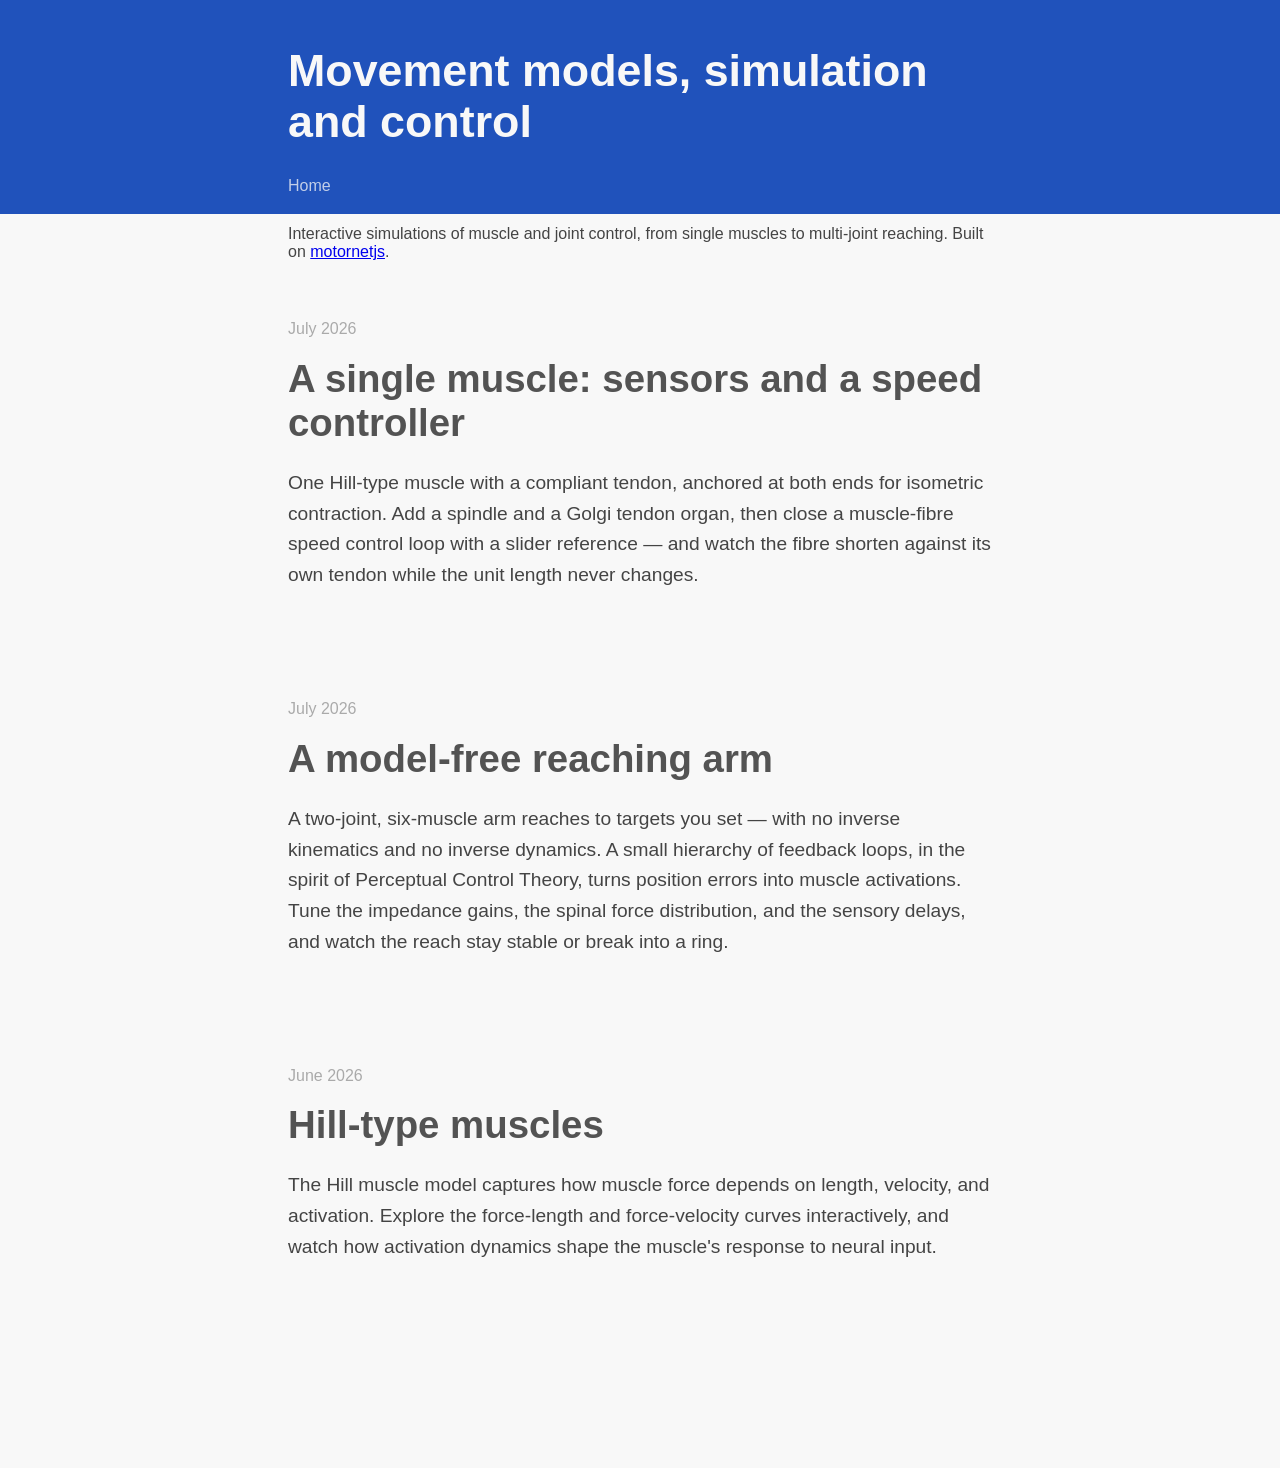
<file: index.html>
<!DOCTYPE html>
<html lang="en">
<head>
    <meta charset="utf-8">
    <meta name="viewport" content="width=device-width, initial-scale=1.0, viewport-fit=cover">
    <meta name="theme-color" content="#2052BB">
    <meta name="author" content="Adam Matić">
    <link href="css/base.css" rel="stylesheet" type="text/css"/>
    <title>Movement models</title>
    <meta name="description" content="Interactive articles about movement in humans, animals and robots.">
</head>
<body>
    <div id="main_container">
        <div id="body">
            <div id="banner">
                <div id="banner_wrapper">
                    <div id="banner_content">
                        <div id="site_title">
                            <a href="/">Movement models, simulation and control</a>
                        </div>
                        <div id="navigation">
                            <a href="/">Home</a>
                        </div>
                    </div>
                </div>
            </div>

            <div id="content">
                <div class="padding_wrapper">
                    <p>Interactive simulations of muscle and joint control, from single muscles to multi-joint reaching. Built on <a href="https://github.com/adam-matic/motornetjs">motornetjs</a>.</p>
                </div>

                <div class="article">
                    <div class="post_date">July 2026</div>
                    <h1 class="post_title"><a href="articles/single-muscle/">A single muscle: sensors and a speed controller</a></h1>
                    <div class="padding_wrapper">
                        <p>One Hill-type muscle with a compliant tendon, anchored at both ends for isometric contraction. Add a spindle and a Golgi tendon organ, then close a muscle-fibre speed control loop with a slider reference — and watch the fibre shorten against its own tendon while the unit length never changes.</p>
                    </div>
                </div>

                <div class="article">
                    <div class="post_date">July 2026</div>
                    <h1 class="post_title"><a href="articles/reaching-arm/">A model-free reaching arm</a></h1>
                    <div class="padding_wrapper">
                        <p>A two-joint, six-muscle arm reaches to targets you set — with no inverse kinematics and no inverse dynamics. A small hierarchy of feedback loops, in the spirit of Perceptual Control Theory, turns position errors into muscle activations. Tune the impedance gains, the spinal force distribution, and the sensory delays, and watch the reach stay stable or break into a ring.</p>
                    </div>
                </div>

                <div class="article">
                    <div class="post_date">June 2026</div>
                    <h1 class="post_title"><a href="articles/hill-muscles/">Hill-type muscles</a></h1>
                    <div class="padding_wrapper">
                        <p>The Hill muscle model captures how muscle force depends on length, velocity, and activation. Explore the force-length and force-velocity curves interactively, and watch how activation dynamics shape the muscle's response to neural input.</p>
                    </div>
                </div>
            </div>
        </div>
    </div>
</body>
</html>
</file>
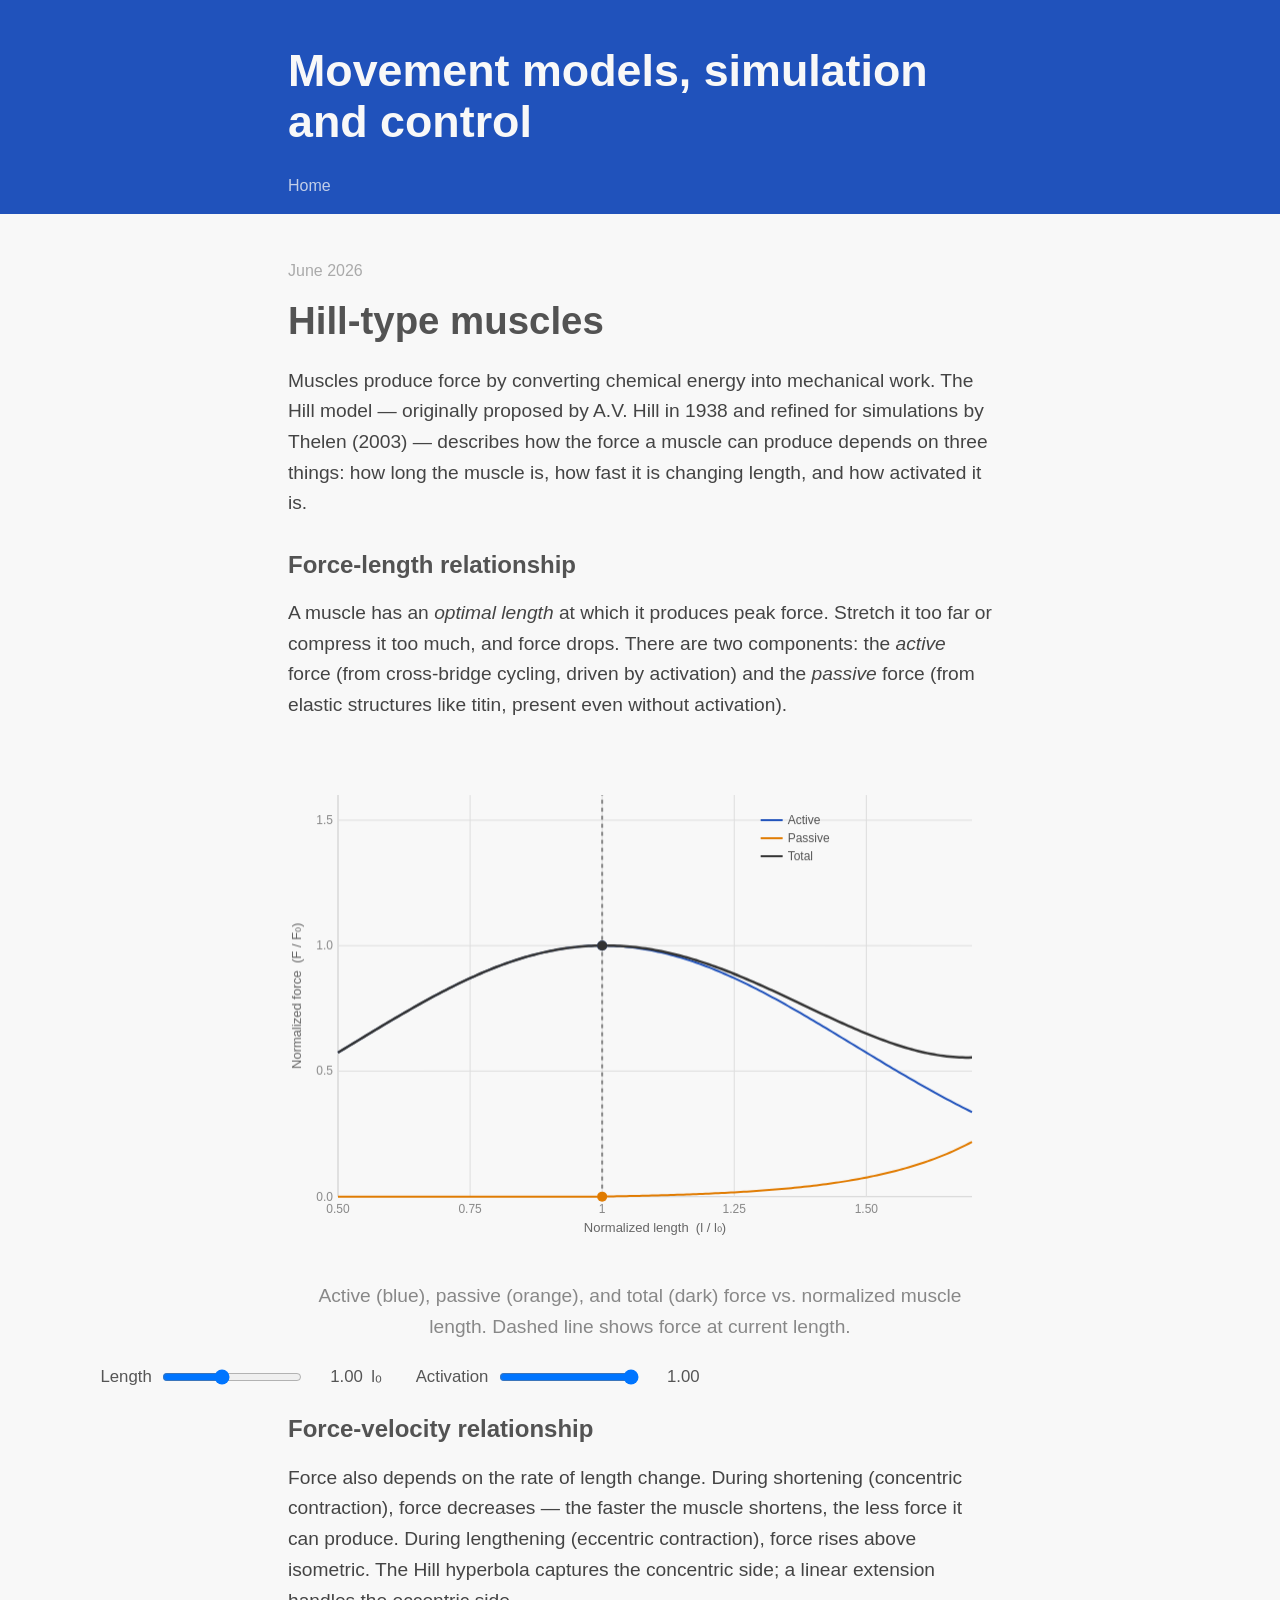
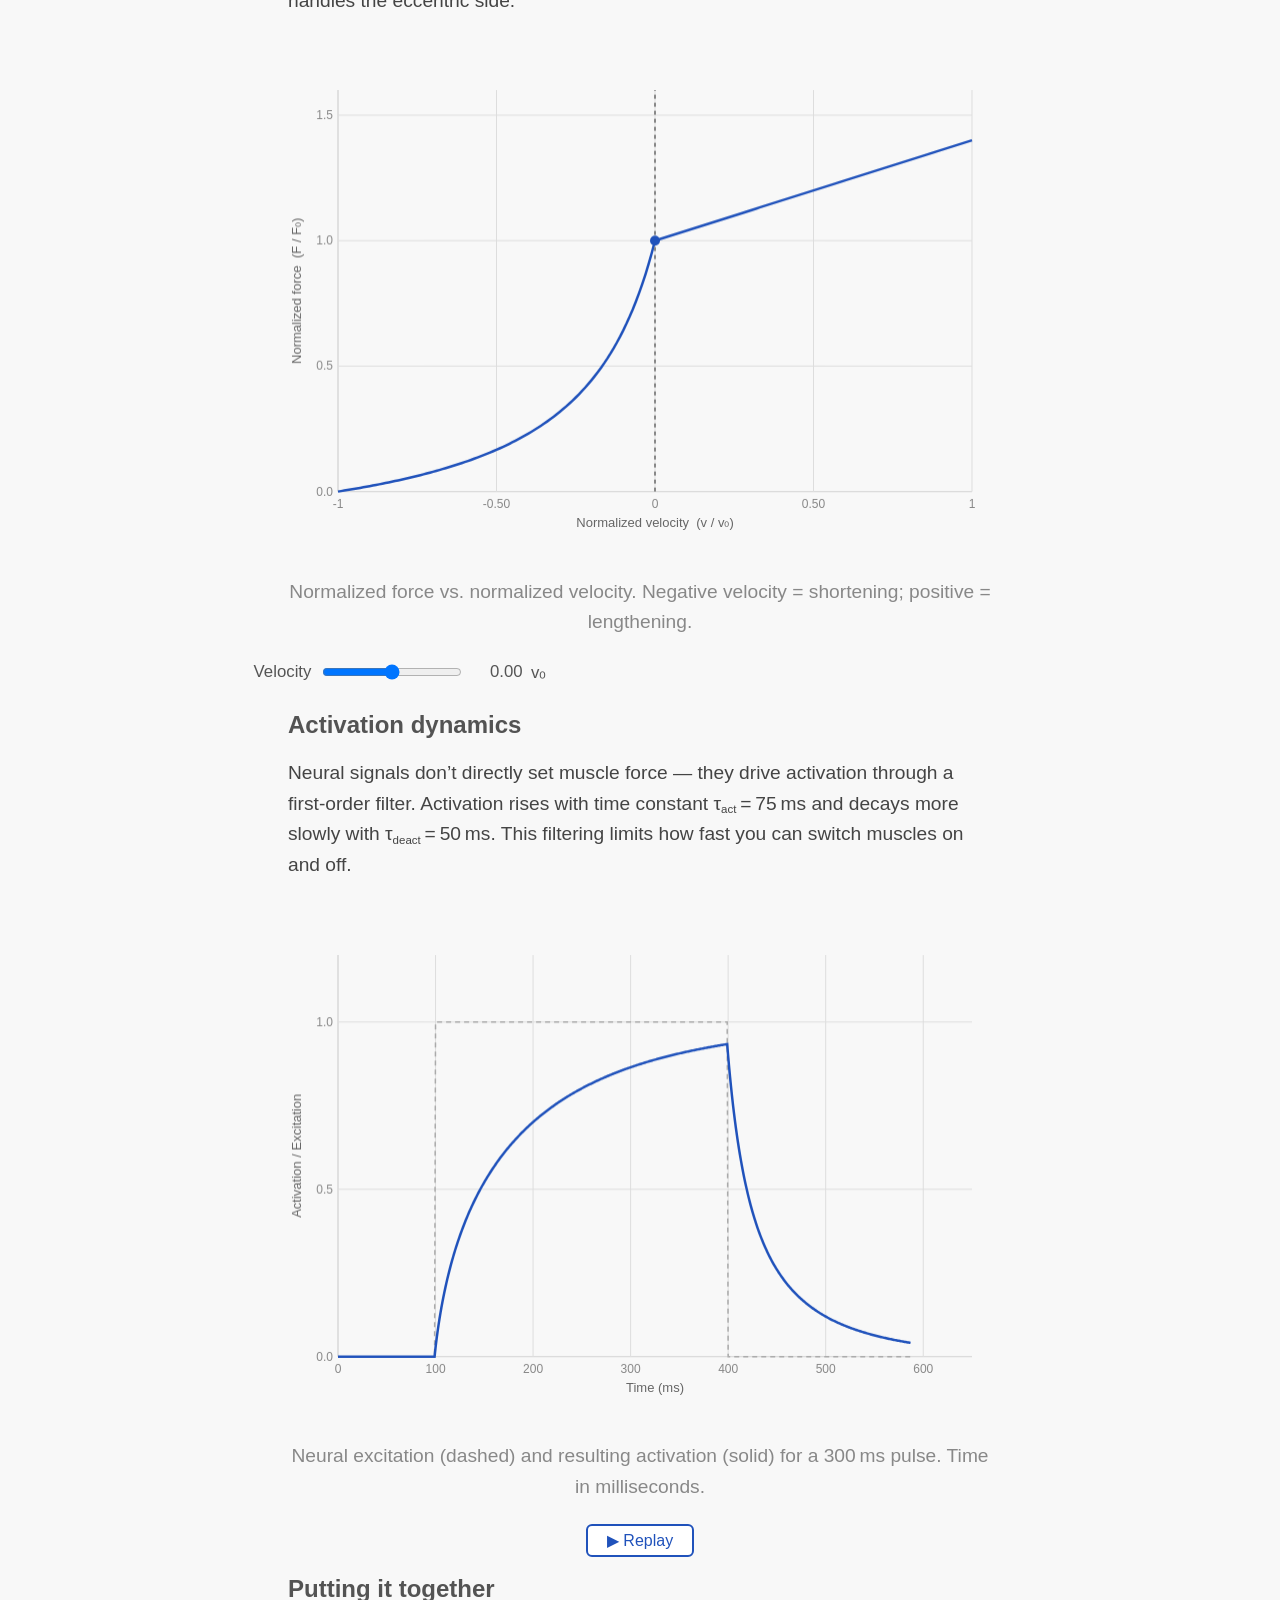
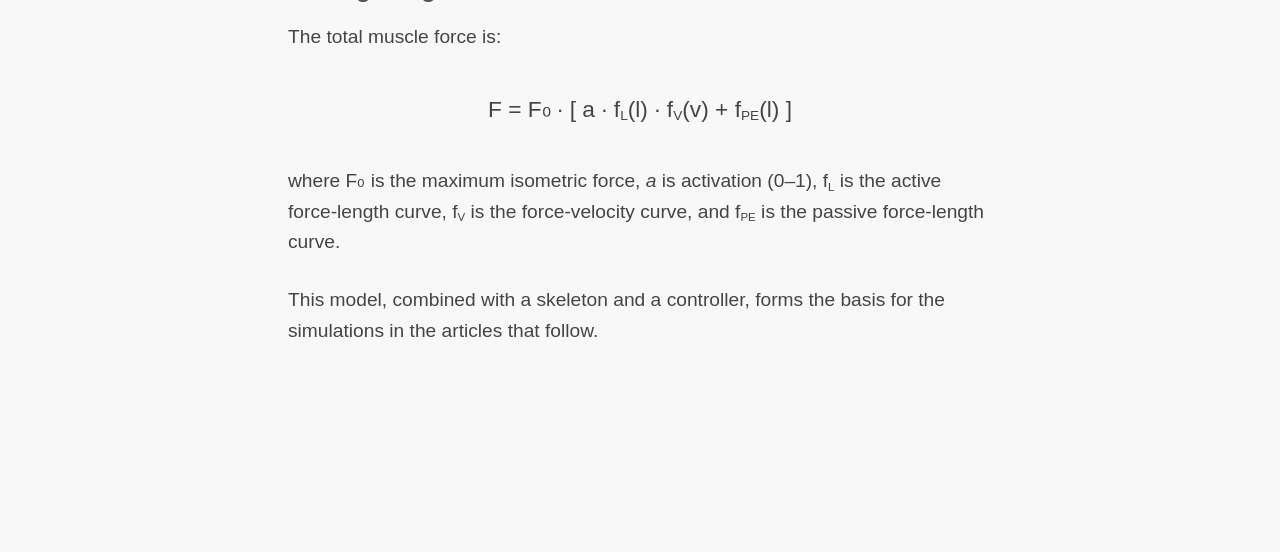
<file: articles/hill-muscles/index.html>
<!DOCTYPE html>
<html lang="en">
<head>
    <meta charset="utf-8">
    <meta name="viewport" content="width=device-width, initial-scale=1.0, viewport-fit=cover">
    <meta name="theme-color" content="#2052BB">
    <meta name="author" content="Adam Matić">
    <link href="../../css/base.css" rel="stylesheet" type="text/css"/>
    <title>Hill-type muscles – Movement models</title>
    <meta name="description" content="Interactive exploration of the Hill muscle model: force-length, force-velocity, and activation dynamics.">
    <style>
        .ctrl-row {
            display: flex;
            flex-wrap: wrap;
            gap: 0.5em 2em;
            justify-content: center;
            margin: 0.6em 0;
            font-size: 1.05em;
        }
        .ctrl-row label { display: flex; align-items: center; gap: 0.5em; color: #555; }
        .ctrl-row input[type=range] { width: 140px; cursor: pointer; }
        .ctrl-row span { min-width: 3em; text-align: right; font-variant-numeric: tabular-nums; }
        .replay-btn {
            display: block;
            margin: 0.5em auto 0;
            padding: 0.3em 1.2em;
            font-size: 1em;
            font-family: inherit;
            background: #fff;
            border: 2px solid #2052BB;
            color: #2052BB;
            border-radius: 6px;
            cursor: pointer;
        }
        .replay-btn:hover { background: #f0f4ff; }
        .fig-caption {
            text-align: center;
            font-size: 0.88em;
            color: #888;
            margin-top: 0.3em;
        }
    </style>
</head>
<body>
<div id="main_container">
<div id="body">
<div id="banner">
    <div id="banner_wrapper">
        <div id="banner_content">
            <div id="site_title"><a href="/">Movement models, simulation and control</a></div>
            <div id="navigation"><a href="/">Home</a></div>
        </div>
    </div>
</div>

<div id="content">
<div class="article">

<div class="post_date">June 2026</div>
<h1 class="post_title">Hill-type muscles</h1>

<div class="padding_wrapper">
<p>Muscles produce force by converting chemical energy into mechanical work. The Hill model — originally proposed by A.V. Hill in 1938 and refined for simulations by Thelen (2003) — describes how the force a muscle can produce depends on three things: how long the muscle is, how fast it is changing length, and how activated it is.</p>
</div>

<h2>Force-length relationship</h2>

<div class="padding_wrapper">
<p>A muscle has an <em>optimal length</em> at which it produces peak force. Stretch it too far or compress it too much, and force drops. There are two components: the <em>active</em> force (from cross-bridge cycling, driven by activation) and the <em>passive</em> force (from elastic structures like titin, present even without activation).</p>
</div>

<div class="drawer_container ratio_55">
    <div class="canvas_container">
        <canvas id="fl_canvas"></canvas>
    </div>
</div>
<p class="fig-caption">Active (blue), passive (orange), and total (dark) force vs. normalized muscle length. Dashed line shows force at current length.</p>

<div class="ctrl-row">
    <label>Length <input type="range" id="fl_len" min="0.5" max="1.7" step="0.01" value="1.0"> <span id="fl_len_val">1.00</span> l₀</label>
    <label>Activation <input type="range" id="fl_act" min="0" max="1" step="0.01" value="1.0"> <span id="fl_act_val">1.00</span></label>
</div>

<h2>Force-velocity relationship</h2>

<div class="padding_wrapper">
<p>Force also depends on the rate of length change. During shortening (concentric contraction), force decreases — the faster the muscle shortens, the less force it can produce. During lengthening (eccentric contraction), force rises above isometric. The Hill hyperbola captures the concentric side; a linear extension handles the eccentric side.</p>
</div>

<div class="drawer_container ratio_55">
    <div class="canvas_container">
        <canvas id="fv_canvas"></canvas>
    </div>
</div>
<p class="fig-caption">Normalized force vs. normalized velocity. Negative velocity = shortening; positive = lengthening.</p>

<div class="ctrl-row">
    <label>Velocity <input type="range" id="fv_vel" min="-1" max="1" step="0.01" value="0"> <span id="fv_vel_val">0.00</span> v₀</label>
</div>

<h2>Activation dynamics</h2>

<div class="padding_wrapper">
<p>Neural signals don’t directly set muscle force — they drive activation through a first-order filter. Activation rises with time constant τ<sub>act</sub> = 75 ms and decays more slowly with τ<sub>deact</sub> = 50 ms. This filtering limits how fast you can switch muscles on and off.</p>
</div>

<div class="drawer_container ratio_45">
    <div class="canvas_container">
        <canvas id="act_canvas"></canvas>
    </div>
</div>
<p class="fig-caption">Neural excitation (dashed) and resulting activation (solid) for a 300 ms pulse. Time in milliseconds.</p>
<button class="replay-btn" id="act_replay">▶ Replay</button>

<h2>Putting it together</h2>
<div class="padding_wrapper">
<p>The total muscle force is:</p>
</div>
<div class="equation">
    F = F₀ · [ a · f<sub>L</sub>(l) · f<sub>V</sub>(v) + f<sub>PE</sub>(l) ]
</div>
<div class="padding_wrapper">
<p>where F₀ is the maximum isometric force, <em>a</em> is activation (0–1), f<sub>L</sub> is the active force-length curve, f<sub>V</sub> is the force-velocity curve, and f<sub>PE</sub> is the passive force-length curve.</p>
<p>This model, combined with a skeleton and a controller, forms the basis for the simulations in the articles that follow.</p>
</div>

</div>
</div>
</div>
</div>

<script type="module">
// Hill muscle parameters (Thelen 2003 / motornetjs)
const GAMMA = 0.45;
const Af = 0.25;
const FMLEN = 1.4;
const TAU_ACT = 0.075;
const TAU_DEACT = 0.050;

function flCE(ln) {
    return Math.exp(-((ln - 1) ** 2) / GAMMA);
}
function flPE(ln) {
    return Math.max(0, (Math.exp(5 * (ln - 1)) - 1) / (Math.exp(5) - 1));
}
function fvCE(vn) {
    if (vn <= 0) return (1 + vn) / (1 - vn / Af);
    return Math.min(1 + vn * (FMLEN - 1), FMLEN);
}

// Canvas utilities
function fitCanvas(canvas) {
    const dpr = window.devicePixelRatio || 1;
    const rect = canvas.parentElement.getBoundingClientRect();
    canvas.width = rect.width * dpr;
    canvas.height = rect.height * dpr;
    canvas.style.width = rect.width + 'px';
    canvas.style.height = rect.height + 'px';
    const ctx = canvas.getContext('2d');
    ctx.scale(dpr, dpr);
    return [ctx, rect.width, rect.height];
}

function makePlot(W, H, xmin, xmax, ymin, ymax, pad) {
    const p = pad || {t:24, r:20, b:40, l:50};
    const pw = W - p.l - p.r;
    const ph = H - p.t - p.b;
    return {
        toX: x => p.l + (x - xmin) / (xmax - xmin) * pw,
        toY: y => p.t + ph - (y - ymin) / (ymax - ymin) * ph,
        xmin, xmax, ymin, ymax,
        l: p.l, r: p.r, t: p.t, b: p.b,
        pw, ph, W, H
    };
}

function drawAxes(ctx, pl, xlabel, ylabel) {
    ctx.save();
    ctx.strokeStyle = '#ccc';
    ctx.lineWidth = 1;
    ctx.beginPath();
    ctx.moveTo(pl.toX(pl.xmin), pl.toY(0));
    ctx.lineTo(pl.toX(pl.xmax), pl.toY(0));
    ctx.moveTo(pl.toX(pl.xmin), pl.toY(pl.ymin));
    ctx.lineTo(pl.toX(pl.xmin), pl.toY(pl.ymax));
    ctx.stroke();

    ctx.fillStyle = '#888';
    ctx.font = '12px IBM Plex Sans, sans-serif';
    ctx.textAlign = 'center';
    // x ticks
    const xstep = (pl.xmax - pl.xmin) <= 1.5 ? 0.25 : 0.5;
    for (let x = Math.ceil(pl.xmin / xstep) * xstep; x <= pl.xmax + 1e-9; x += xstep) {
        const px = pl.toX(x);
        ctx.fillText(x.toFixed(x % 1 === 0 ? 0 : 2), px, pl.toY(pl.ymin) + 16);
        ctx.beginPath();
        ctx.strokeStyle = '#ddd';
        ctx.moveTo(px, pl.toY(pl.ymin));
        ctx.lineTo(px, pl.toY(pl.ymax));
        ctx.stroke();
    }
    // y ticks
    ctx.textAlign = 'right';
    for (let y = 0; y <= pl.ymax + 1e-9; y += 0.5) {
        const py = pl.toY(y);
        ctx.fillText(y.toFixed(1), pl.toX(pl.xmin) - 5, py + 4);
        ctx.beginPath();
        ctx.strokeStyle = '#ddd';
        ctx.moveTo(pl.toX(pl.xmin), py);
        ctx.lineTo(pl.toX(pl.xmax), py);
        ctx.stroke();
    }
    ctx.textAlign = 'center';
    ctx.fillStyle = '#666';
    ctx.font = '13px IBM Plex Sans, sans-serif';
    ctx.fillText(xlabel, pl.toX((pl.xmin + pl.xmax) / 2), pl.H - 5);
    ctx.save();
    ctx.translate(13, pl.toY((pl.ymin + pl.ymax) / 2));
    ctx.rotate(-Math.PI / 2);
    ctx.fillText(ylabel, 0, 0);
    ctx.restore();
    ctx.restore();
}

function drawCurve(ctx, pl, xs, ys, color, lineWidth, dash) {
    ctx.save();
    ctx.strokeStyle = color;
    ctx.lineWidth = lineWidth || 2;
    if (dash) ctx.setLineDash(dash);
    ctx.beginPath();
    for (let i = 0; i < xs.length; i++) {
        const px = pl.toX(xs[i]), py = pl.toY(ys[i]);
        i === 0 ? ctx.moveTo(px, py) : ctx.lineTo(px, py);
    }
    ctx.stroke();
    ctx.restore();
}

function drawVLine(ctx, pl, x, color) {
    ctx.save();
    ctx.strokeStyle = color;
    ctx.lineWidth = 2;
    ctx.setLineDash([4, 4]);
    ctx.beginPath();
    ctx.moveTo(pl.toX(x), pl.toY(pl.ymin));
    ctx.lineTo(pl.toX(x), pl.toY(pl.ymax));
    ctx.stroke();
    ctx.restore();
}

function drawDot(ctx, pl, x, y, color) {
    ctx.save();
    ctx.fillStyle = color;
    ctx.beginPath();
    ctx.arc(pl.toX(x), pl.toY(y), 5, 0, Math.PI * 2);
    ctx.fill();
    ctx.restore();
}

// ---- Force-Length plot ----
const flCanvas = document.getElementById('fl_canvas');
const flLenSlider = document.getElementById('fl_len');
const flActSlider = document.getElementById('fl_act');
const flLenVal = document.getElementById('fl_len_val');
const flActVal = document.getElementById('fl_act_val');

const N = 200;
const lns = Array.from({length: N+1}, (_, i) => 0.5 + i * 1.2 / N);

function drawFL() {
    const [ctx, W, H] = fitCanvas(flCanvas);
    const pl = makePlot(W, H, 0.5, 1.7, 0, 1.6);
    ctx.clearRect(0, 0, W, H);
    drawAxes(ctx, pl, 'Normalized length  (l / l₀)', 'Normalized force  (F / F₀)');

    const act = parseFloat(flActSlider.value);
    const activeFl = lns.map(l => act * flCE(l));
    const passiveFl = lns.map(l => flPE(l));
    const totalFl = lns.map((l, i) => activeFl[i] + passiveFl[i]);

    drawCurve(ctx, pl, lns, passiveFl, '#e07b00', 2);
    drawCurve(ctx, pl, lns, activeFl, '#2052BB', 2);
    drawCurve(ctx, pl, lns, totalFl, '#333', 2.5);

    const ln = parseFloat(flLenSlider.value);
    drawVLine(ctx, pl, ln, '#888');
    drawDot(ctx, pl, ln, act * flCE(ln), '#2052BB');
    drawDot(ctx, pl, ln, flPE(ln), '#e07b00');
    drawDot(ctx, pl, ln, act * flCE(ln) + flPE(ln), '#333');

    // legend
    const lx = pl.toX(1.3), ly = pl.toY(1.5);
    [['#2052BB', 'Active'], ['#e07b00', 'Passive'], ['#333', 'Total']].forEach(([c, label], i) => {
        ctx.save();
        ctx.strokeStyle = c; ctx.lineWidth = 2;
        ctx.beginPath(); ctx.moveTo(lx, ly + i*18); ctx.lineTo(lx+22, ly + i*18); ctx.stroke();
        ctx.fillStyle = '#555'; ctx.font = '12px IBM Plex Sans, sans-serif'; ctx.textAlign = 'left';
        ctx.fillText(label, lx + 27, ly + i*18 + 4);
        ctx.restore();
    });
}

flLenSlider.addEventListener('input', () => { flLenVal.textContent = parseFloat(flLenSlider.value).toFixed(2); drawFL(); });
flActSlider.addEventListener('input', () => { flActVal.textContent = parseFloat(flActSlider.value).toFixed(2); drawFL(); });

// ---- Force-Velocity plot ----
const fvCanvas = document.getElementById('fv_canvas');
const fvVelSlider = document.getElementById('fv_vel');
const fvVelVal = document.getElementById('fv_vel_val');

const vns = Array.from({length: N+1}, (_, i) => -1 + i * 2 / N);

function drawFV() {
    const [ctx, W, H] = fitCanvas(fvCanvas);
    const pl = makePlot(W, H, -1, 1, 0, 1.6);
    ctx.clearRect(0, 0, W, H);
    drawAxes(ctx, pl, 'Normalized velocity  (v / v₀)', 'Normalized force  (F / F₀)');

    drawCurve(ctx, pl, vns, vns.map(fvCE), '#2052BB', 2.5);

    const vn = parseFloat(fvVelSlider.value);
    drawVLine(ctx, pl, vn, '#888');
    drawDot(ctx, pl, vn, fvCE(vn), '#2052BB');
}

fvVelSlider.addEventListener('input', () => { fvVelVal.textContent = parseFloat(fvVelSlider.value).toFixed(2); drawFV(); });

// ---- Activation dynamics ----
const actCanvas = document.getElementById('act_canvas');
const actReplay = document.getElementById('act_replay');

const DT = 0.001;
const TOTAL = 0.65;
const ON = 0.1;
const OFF = 0.4;
const steps = Math.round(TOTAL / DT);
const times = Array.from({length: steps}, (_, i) => i * DT * 1000);
const excitations = times.map(t => (t >= ON*1000 && t < OFF*1000) ? 1 : 0);
const activations = new Float32Array(steps);

// Pre-compute activation trace
{
    let a = 0;
    for (let i = 0; i < steps; i++) {
        const u = excitations[i];
        const tau = u > a ? TAU_ACT * (0.5 + 1.5 * a) : TAU_DEACT / (0.5 + 1.5 * a);
        a += DT / tau * (u - a);
        activations[i] = a;
    }
}

let animFrame = null;
let revealIdx = 0;
const REVEAL_PER_FRAME = Math.ceil(steps / 120);

function drawActStatic(ctx, W, H, upTo) {
    const pl = makePlot(W, H, 0, TOTAL*1000, 0, 1.2, {t:24, r:20, b:40, l:50});
    ctx.clearRect(0, 0, W, H);

    // custom axes with time labels
    ctx.save();
    ctx.strokeStyle = '#ccc'; ctx.lineWidth = 1;
    ctx.beginPath();
    ctx.moveTo(pl.toX(0), pl.toY(0)); ctx.lineTo(pl.toX(TOTAL*1000), pl.toY(0));
    ctx.moveTo(pl.toX(0), pl.toY(0)); ctx.lineTo(pl.toX(0), pl.toY(1.2));
    ctx.stroke();
    ctx.fillStyle = '#888'; ctx.font = '12px IBM Plex Sans, sans-serif'; ctx.textAlign = 'center';
    [0, 100, 200, 300, 400, 500, 600].forEach(t => {
        const px = pl.toX(t);
        ctx.fillText(t, px, pl.toY(0) + 16);
        ctx.beginPath(); ctx.strokeStyle = '#ddd';
        ctx.moveTo(px, pl.toY(0)); ctx.lineTo(px, pl.toY(1.2)); ctx.stroke();
    });
    ctx.textAlign = 'right';
    [0, 0.5, 1.0].forEach(y => {
        ctx.fillText(y.toFixed(1), pl.toX(0) - 5, pl.toY(y) + 4);
        ctx.beginPath(); ctx.strokeStyle = '#ddd';
        ctx.moveTo(pl.toX(0), pl.toY(y)); ctx.lineTo(pl.toX(TOTAL*1000), pl.toY(y)); ctx.stroke();
    });
    ctx.textAlign = 'center'; ctx.fillStyle = '#666'; ctx.font = '13px IBM Plex Sans, sans-serif';
    ctx.fillText('Time (ms)', pl.toX(TOTAL*500), H - 5);
    ctx.save(); ctx.translate(13, pl.toY(0.6)); ctx.rotate(-Math.PI/2);
    ctx.fillText('Activation / Excitation', 0, 0); ctx.restore();
    ctx.restore();

    // excitation step (dashed)
    drawCurve(ctx, pl, times.slice(0, upTo), excitations.slice(0, upTo), '#aaa', 1.5, [5, 4]);
    // activation (solid)
    drawCurve(ctx, pl, times.slice(0, upTo), Array.from(activations.slice(0, upTo)), '#2052BB', 2.5);
}

function animateAct() {
    const [ctx, W, H] = fitCanvas(actCanvas);
    const frame = () => {
        revealIdx = Math.min(revealIdx + REVEAL_PER_FRAME, steps);
        drawActStatic(ctx, W, H, revealIdx);
        if (revealIdx < steps) animFrame = requestAnimationFrame(frame);
    };
    revealIdx = 0;
    if (animFrame) cancelAnimationFrame(animFrame);
    animFrame = requestAnimationFrame(frame);
}

actReplay.addEventListener('click', animateAct);

// ---- Init + resize ----
function initAll() {
    drawFL();
    drawFV();
    animateAct();
}

let resizeTimer;
window.addEventListener('resize', () => {
    clearTimeout(resizeTimer);
    resizeTimer = setTimeout(() => { drawFL(); drawFV(); drawActStatic(...(() => { const [ctx, W, H] = fitCanvas(actCanvas); return [ctx, W, H, steps]; })()); }, 100);
});

initAll();
</script>
</body>
</html>
</file>
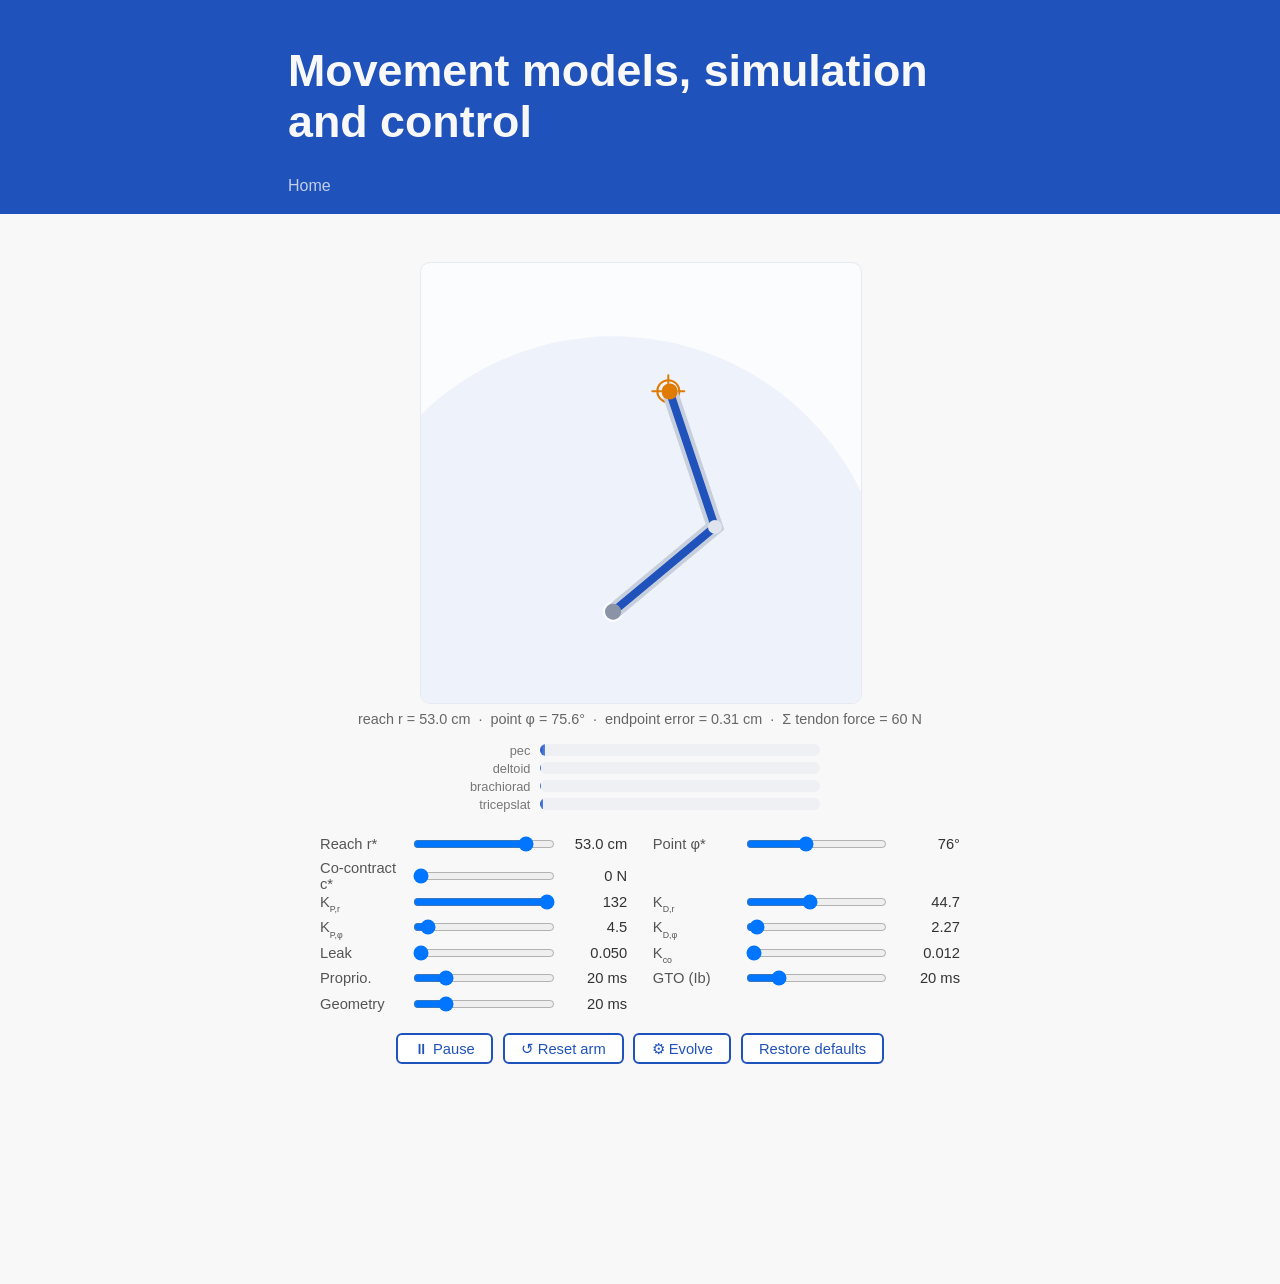
<file: articles/reaching-arm/index.html>
<!DOCTYPE html>
<html lang="en">
<head>
    <meta charset="utf-8">
    <meta name="viewport" content="width=device-width, initial-scale=1.0, viewport-fit=cover">
    <meta name="theme-color" content="#2052BB">
    <meta name="author" content="Adam Matić">
    <link href="../../css/base.css" rel="stylesheet" type="text/css"/>
    <title>Model-free reaching arm – Movement models</title>
    <meta name="description" content="An interactive 2-DOF, 4-muscle arm that reaches without inverse kinematics or inverse dynamics, controlled by a Perceptual Control Theory cascade running in your browser on motornet.js, with an in-browser evolutionary optimiser.">
    <style>
        .sim-wrap { max-width: 46rem; margin: 1.5em auto 0; padding: 0 3rem; }
        .arm-stage {
            position: relative;
            width: 100%;
            max-width: 440px;
            margin: 0 auto;
            aspect-ratio: 1 / 1;
        }
        .arm-stage canvas {
            position: absolute; inset: 0;
            width: 100%; height: 100%;
            background: #fbfcfe;
            border: 1px solid #e6e9f0;
            border-radius: 10px;
            touch-action: none;
            cursor: crosshair;
        }
        .diag {
            text-align: center;
            font-size: 0.9em;
            color: #666;
            font-variant-numeric: tabular-nums;
            margin: 0.6em 0 0.2em;
        }
        .hint { text-align: center; font-size: 0.85em; color: #999; margin-bottom: 1em; }

        /* muscle activation bars */
        .mbars { max-width: 360px; margin: 1em auto 0.4em; }
        .mbar-row { display: flex; align-items: center; gap: 0.6em; margin: 3px 0; }
        .mbar-name { width: 5.5em; font-size: 0.8em; color: #777; text-align: right; }
        .mbar-track { flex: 1; height: 12px; background: #eef0f4; border-radius: 6px; overflow: hidden; }
        .mbar-fill { height: 100%; width: 0%; background: linear-gradient(90deg, #2052BB, #5b86e5); transition: width 0.05s linear; }

        /* control panels */
        .panel { max-width: 40rem; margin: 1.4em auto 0; }
        .panel h3 {
            font-size: 0.78em; text-transform: uppercase; letter-spacing: 0.05em;
            color: #2052BB; margin: 1.1em 0 0.3em; padding: 0; font-family: inherit;
        }
        .ctrl-grid {
            display: grid; grid-template-columns: repeat(auto-fit, minmax(210px, 1fr));
            gap: 0.35em 1.6em;
        }
        .ctrl-grid label { display: flex; align-items: center; gap: 0.6em; font-size: 0.92em; color: #555; }
        .ctrl-grid label .nm { flex: 0 0 5.6em; }
        .ctrl-grid input[type=range] { flex: 1; cursor: pointer; min-width: 60px; }
        .ctrl-grid .vv { flex: 0 0 4.2em; text-align: right; font-variant-numeric: tabular-nums; color: #333; }
        .btn-row { display: flex; flex-wrap: wrap; gap: 0.6em; justify-content: center; margin: 1.2em 0 0; }
        .btn-row button {
            padding: 0.35em 1.1em; font-size: 0.92em; font-family: inherit;
            background: #fff; border: 2px solid #2052BB; color: #2052BB;
            border-radius: 6px; cursor: pointer;
        }
        .btn-row button:hover { background: #f0f4ff; }
        .fig-caption { text-align: center; font-size: 0.88em; color: #888; margin-top: 0.3em; }
    </style>
</head>
<body>
<div id="main_container">
<div id="body">
<div id="banner">
    <div id="banner_wrapper">
        <div id="banner_content">
            <div id="site_title"><a href="/">Movement models, simulation and control</a></div>
            <div id="navigation"><a href="/">Home</a></div>
        </div>
    </div>
</div>

<div id="content">
<div class="article">

<div class="sim-wrap">
    <div class="arm-stage">
        <canvas id="arm_canvas"></canvas>
    </div>
    <div class="diag" id="diag">&nbsp;</div>

    <div class="mbars" id="muscle_bars"></div>

    <div class="panel">
        <div class="ctrl-grid">
            <label><span class="nm">Reach r*</span><input type="range" id="sl_rref" min="0.05" max="0.62" step="0.005"><span class="vv" id="val_rref"></span></label>
            <label><span class="nm">Point φ*</span><input type="range" id="sl_phiref" min="10" max="170" step="1"><span class="vv" id="val_phiref"></span></label>
            <label><span class="nm">Co-contract c*</span><input type="range" id="sl_cref" min="0" max="500" step="5" value="0"><span class="vv" id="val_cref"></span></label>
        </div>

        <div class="ctrl-grid">
            <label><span class="nm">K<sub>P,r</sub></span><input type="range" id="sl_kp_r"><span class="vv" id="val_kp_r"></span></label>
            <label><span class="nm">K<sub>D,r</sub></span><input type="range" id="sl_kd_r"><span class="vv" id="val_kd_r"></span></label>
            <label><span class="nm">K<sub>P,φ</sub></span><input type="range" id="sl_kp_phi"><span class="vv" id="val_kp_phi"></span></label>
            <label><span class="nm">K<sub>D,φ</sub></span><input type="range" id="sl_kd_phi"><span class="vv" id="val_kd_phi"></span></label>
            <label><span class="nm">Leak</span><input type="range" id="sl_leak"><span class="vv" id="val_leak"></span></label>
            <label><span class="nm">K<sub>co</sub></span><input type="range" id="sl_k_co"><span class="vv" id="val_k_co"></span></label>
            <label><span class="nm">Proprio.</span><input type="range" id="sl_prop"><span class="vv" id="val_prop"></span></label>
            <label><span class="nm">GTO (Ib)</span><input type="range" id="sl_gto"><span class="vv" id="val_gto"></span></label>
            <label><span class="nm">Geometry</span><input type="range" id="sl_spn"><span class="vv" id="val_spn"></span></label>
        </div>

        <div class="btn-row">
            <button id="btn_pause">⏸ Pause</button>
            <button id="btn_reset">↺ Reset arm</button>
            <button id="btn_evolve">⚙ Evolve</button>
            <button id="btn_defaults">Restore defaults</button>
        </div>
        <div class="diag" id="evo_status">&nbsp;</div>
    </div>
</div>

</div>
</div>
</div>
</div>

<script type="module" src="./reach-demo.js"></script>
</body>
</html>
</file>
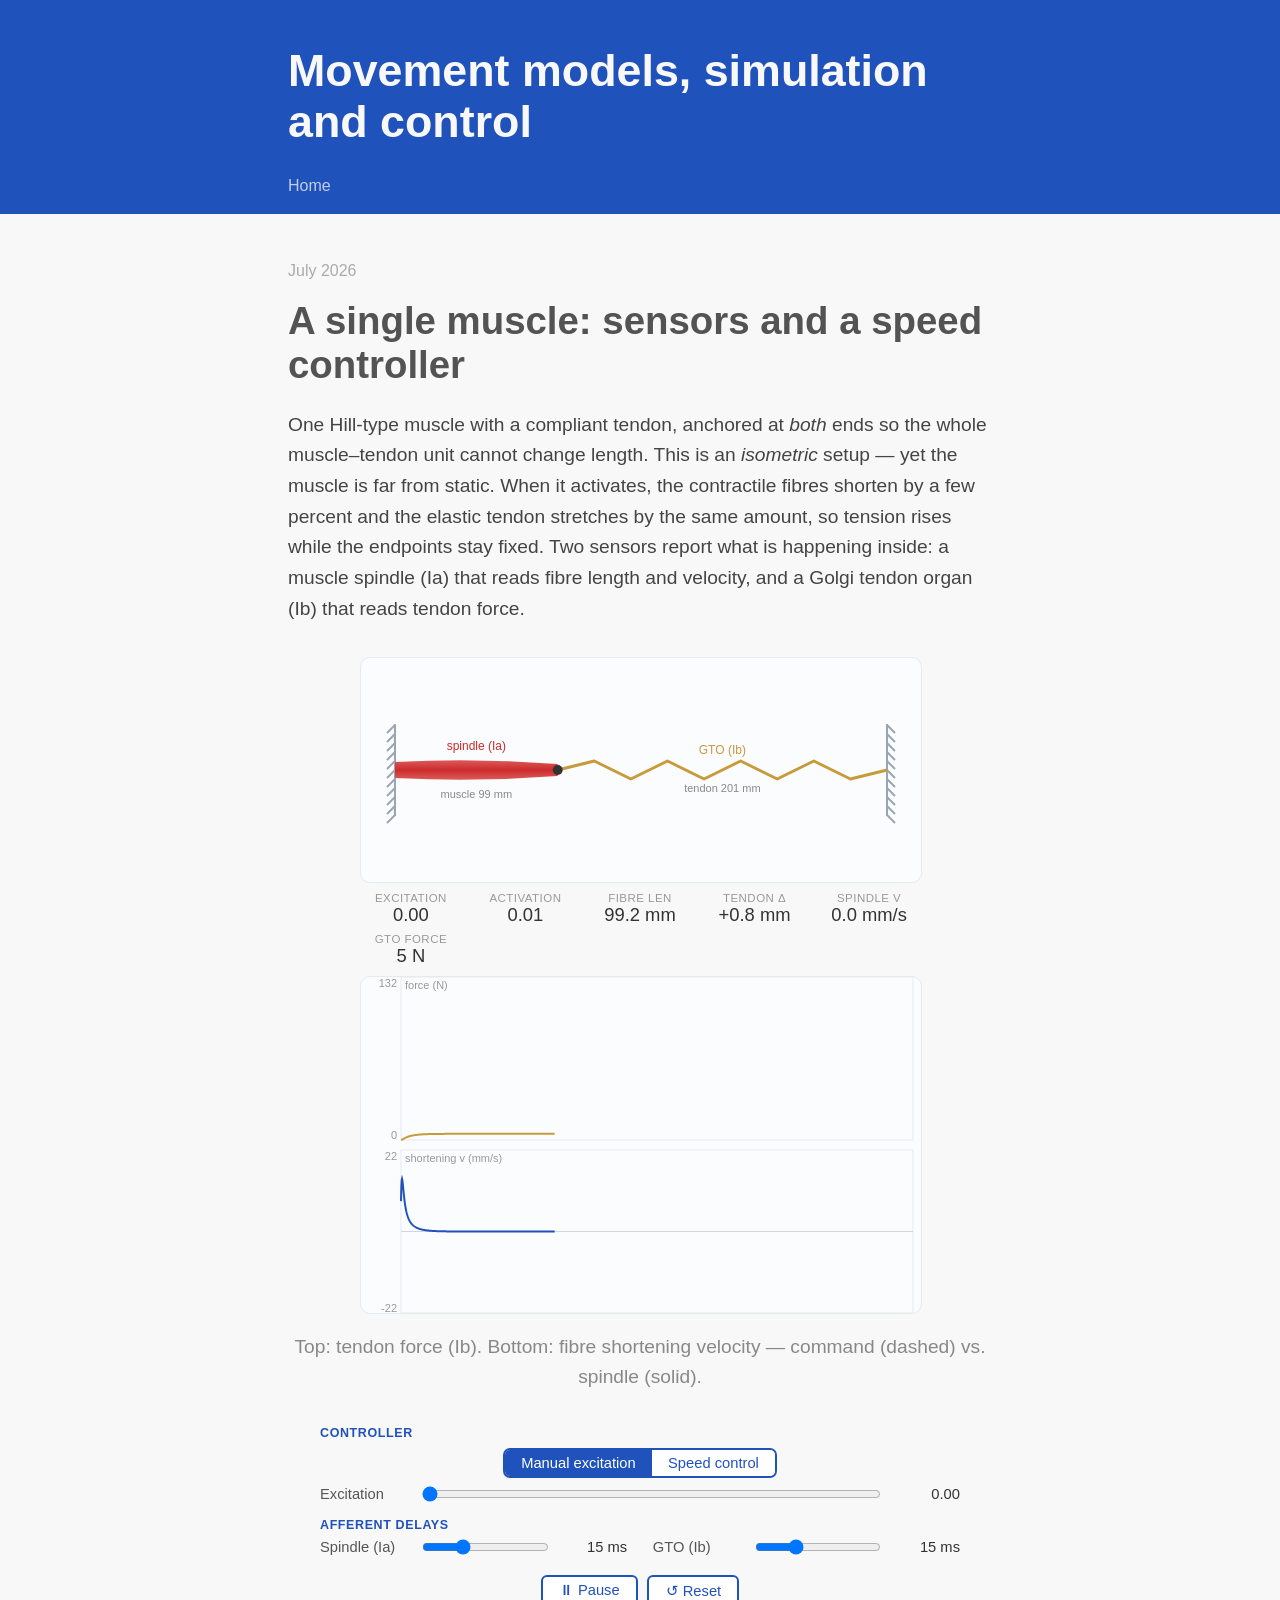
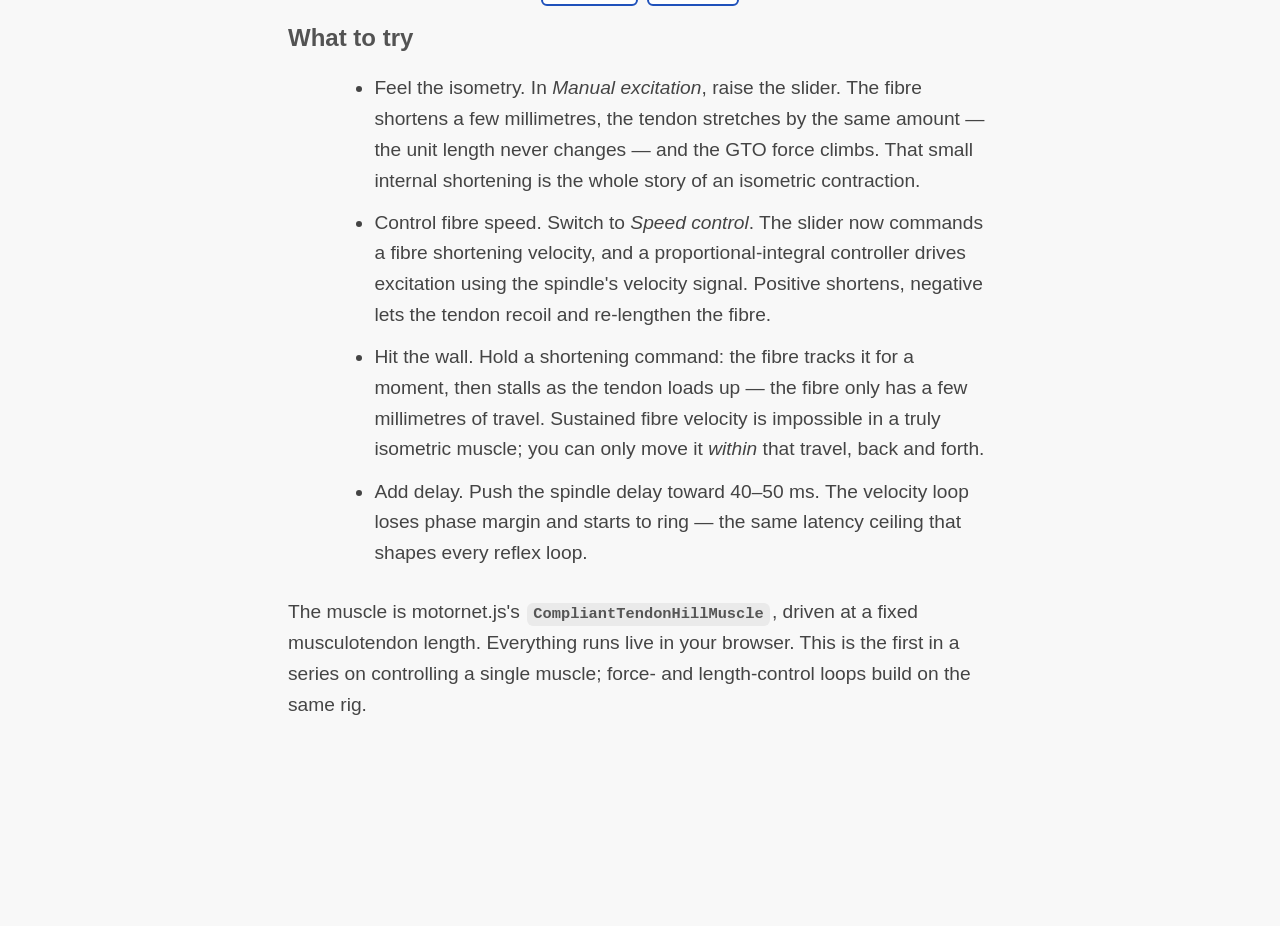
<file: articles/single-muscle/index.html>
<!DOCTYPE html>
<html lang="en">
<head>
    <meta charset="utf-8">
    <meta name="viewport" content="width=device-width, initial-scale=1.0, viewport-fit=cover">
    <meta name="theme-color" content="#2052BB">
    <meta name="author" content="Adam Matić">
    <link href="../../css/base.css" rel="stylesheet" type="text/css"/>
    <title>Single muscle: a fibre-speed controller – Movement models</title>
    <meta name="description" content="An isometric single muscle with a compliant tendon, spindle and Golgi-tendon-organ sensors, and a muscle-fibre speed controller you drive with a slider — running in the browser on motornet.js.">
    <style>
        .sim-wrap { max-width: 46rem; margin: 1.2em auto 0; padding: 0 3rem; }
        .stage { position: relative; width: 100%; max-width: 560px; margin: 0 auto; }
        .rig-stage { aspect-ratio: 5 / 2; }
        .chart-stage { aspect-ratio: 5 / 3; margin-top: 0.6em; }
        .stage canvas {
            position: absolute; inset: 0; width: 100%; height: 100%;
            background: #fbfcfe; border: 1px solid #e6e9f0; border-radius: 10px;
        }
        .readouts {
            display: grid; grid-template-columns: repeat(auto-fit, minmax(96px, 1fr));
            gap: 0.4em 0.8em; max-width: 560px; margin: 0.7em auto 0;
            font-variant-numeric: tabular-nums;
        }
        .ro { text-align: center; }
        .ro .k { font-size: 0.72em; text-transform: uppercase; letter-spacing: 0.04em; color: #999; display: block; }
        .ro .v { font-size: 1.15em; color: #333; }
        .panel { max-width: 40rem; margin: 1.2em auto 0; }
        .panel h3 {
            font-size: 0.78em; text-transform: uppercase; letter-spacing: 0.05em;
            color: #2052BB; margin: 1.1em 0 0.4em; padding: 0; font-family: inherit;
        }
        .ctrl-grid { display: grid; grid-template-columns: repeat(auto-fit, minmax(220px, 1fr)); gap: 0.4em 1.6em; }
        .ctrl-grid label { display: flex; align-items: center; gap: 0.6em; font-size: 0.92em; color: #555; }
        .ctrl-grid label .nm { flex: 0 0 6.2em; }
        .ctrl-grid input[type=range] { flex: 1; cursor: pointer; min-width: 60px; }
        .ctrl-grid .vv { flex: 0 0 4.6em; text-align: right; font-variant-numeric: tabular-nums; color: #333; }
        .seg { display: inline-flex; border: 2px solid #2052BB; border-radius: 7px; overflow: hidden; margin: 0.2em 0 0.4em; }
        .seg button {
            padding: 0.35em 1.1em; font-size: 0.92em; font-family: inherit;
            background: #fff; color: #2052BB; border: none; cursor: pointer;
        }
        .seg button.on { background: #2052BB; color: #fff; }
        .btn-row { display: flex; flex-wrap: wrap; gap: 0.6em; justify-content: center; margin: 1.1em 0 0; }
        .btn-row button {
            padding: 0.35em 1.1em; font-size: 0.92em; font-family: inherit;
            background: #fff; border: 2px solid #2052BB; color: #2052BB; border-radius: 6px; cursor: pointer;
        }
        .btn-row button:hover { background: #f0f4ff; }
        .fig-caption { text-align: center; font-size: 0.88em; color: #888; margin-top: 0.3em; }
    </style>
</head>
<body>
<div id="main_container">
<div id="body">
<div id="banner">
    <div id="banner_wrapper">
        <div id="banner_content">
            <div id="site_title"><a href="/">Movement models, simulation and control</a></div>
            <div id="navigation"><a href="/">Home</a></div>
        </div>
    </div>
</div>

<div id="content">
<div class="article">

<div class="post_date">July 2026</div>
<h1 class="post_title">A single muscle: sensors and a speed controller</h1>

<div class="padding_wrapper">
<p>One Hill-type muscle with a compliant tendon, anchored at <em>both</em> ends so the whole muscle–tendon unit cannot change length. This is an <em>isometric</em> setup — yet the muscle is far from static. When it activates, the contractile fibres shorten by a few percent and the elastic tendon stretches by the same amount, so tension rises while the endpoints stay fixed. Two sensors report what is happening inside: a <strong>muscle spindle</strong> (Ia) that reads fibre length and velocity, and a <strong>Golgi tendon organ</strong> (Ib) that reads tendon force.</p>
</div>

<div class="sim-wrap">
    <div class="stage rig-stage"><canvas id="rig_canvas"></canvas></div>
    <div class="readouts">
        <div class="ro"><span class="k">Excitation</span><span class="v" id="ro_u">–</span></div>
        <div class="ro"><span class="k">Activation</span><span class="v" id="ro_act">–</span></div>
        <div class="ro"><span class="k">Fibre len</span><span class="v" id="ro_len">–</span></div>
        <div class="ro"><span class="k">Tendon Δ</span><span class="v" id="ro_ten">–</span></div>
        <div class="ro"><span class="k">Spindle v</span><span class="v" id="ro_vel">–</span></div>
        <div class="ro"><span class="k">GTO force</span><span class="v" id="ro_force">–</span></div>
    </div>

    <div class="stage chart-stage"><canvas id="chart_canvas"></canvas></div>
    <p class="fig-caption">Top: tendon force (Ib). Bottom: fibre shortening velocity — command (dashed) vs. spindle (solid).</p>

    <div class="panel">
        <h3>Controller</h3>
        <div style="text-align:center">
            <span class="seg">
                <button id="mode_manual" class="on">Manual excitation</button>
                <button id="mode_speed">Speed control</button>
            </span>
        </div>
        <div class="ctrl-grid">
            <label><span class="nm" id="primary_nm">Excitation</span><input type="range" id="sl_primary" min="0" max="1" step="0.01" value="0"><span class="vv" id="val_primary">0.00</span></label>
        </div>

        <div id="gain_ctrls">
            <h3>Speed-controller gains</h3>
            <div class="ctrl-grid">
                <label><span class="nm">K<sub>P</sub></span><input type="range" id="sl_kp" min="0" max="30" step="0.5" value="3"><span class="vv" id="val_kp">3.0</span></label>
                <label><span class="nm">K<sub>I</sub></span><input type="range" id="sl_ki" min="0" max="200" step="1" value="18"><span class="vv" id="val_ki">18</span></label>
            </div>
        </div>

        <h3>Afferent delays</h3>
        <div class="ctrl-grid">
            <label><span class="nm">Spindle (Ia)</span><input type="range" id="sl_spd" min="0" max="50" step="1" value="15"><span class="vv" id="val_spd">15 ms</span></label>
            <label><span class="nm">GTO (Ib)</span><input type="range" id="sl_gtod" min="0" max="50" step="1" value="15"><span class="vv" id="val_gtod">15 ms</span></label>
        </div>

        <div class="btn-row">
            <button id="btn_pause">⏸ Pause</button>
            <button id="btn_reset">↺ Reset</button>
        </div>
    </div>
</div>

<h2>What to try</h2>
<div class="padding_wrapper">
<ul>
<li><b>Feel the isometry.</b> In <em>Manual excitation</em>, raise the slider. The fibre shortens a few millimetres, the tendon stretches by the same amount — the unit length never changes — and the GTO force climbs. That small internal shortening is the whole story of an isometric contraction.</li>
<li><b>Control fibre speed.</b> Switch to <em>Speed control</em>. The slider now commands a fibre shortening velocity, and a proportional-integral controller drives excitation using the spindle's velocity signal. Positive shortens, negative lets the tendon recoil and re-lengthen the fibre.</li>
<li><b>Hit the wall.</b> Hold a shortening command: the fibre tracks it for a moment, then stalls as the tendon loads up — the fibre only has a few millimetres of travel. Sustained fibre velocity is impossible in a truly isometric muscle; you can only move it <em>within</em> that travel, back and forth.</li>
<li><b>Add delay.</b> Push the spindle delay toward 40–50 ms. The velocity loop loses phase margin and starts to ring — the same latency ceiling that shapes every reflex loop.</li>
</ul>
</div>

<div class="padding_wrapper">
<p>The muscle is motornet.js's <code>CompliantTendonHillMuscle</code>, driven at a fixed musculotendon length. Everything runs live in your browser. This is the first in a series on controlling a single muscle; force- and length-control loops build on the same rig.</p>
</div>

</div>
</div>
</div>
</div>

<script type="module" src="./muscle-lab.js"></script>
</body>
</html>
</file>
<file: css/base.css>
html {
    height: 100%;
    width: 100%;
}


body {
    padding: 0;
    margin: 0;
    background: #F8F8F8;
    color: #444;
    height: 100%;
    width: 100%;
    font-family: "IBM Plex Sans", "Helvetica Neue", Arial, sans-serif !important;
    -webkit-text-size-adjust: 100%;
}



#main_container {
    min-height: 100%;
    position: relative;
}

#body {
    padding-bottom: 6em;
}

#footer {
    margin: 0px auto;
    text-align: center;
    font-size: 0.8em;
    color: #ccc;
    position: absolute;
    width: 100%;
    bottom: 0;
    left: 0;
    right: 0;
    height: 6em;
    line-height: 7em;
}


#banner_wrapper,
#content,
.bg_content,
.pagination,
.archive {
    margin: 0 auto;
}

.article>*,
#archive,
.padding_wrapper {
    max-width: 44rem;
    margin-left: auto;
    margin-right: auto;
    padding-left: 3rem;
    padding-right: 3rem;
}

#banner_wrapper,
.bg_content,
.pagination {
    max-width: 44rem;
    padding: 0 3em 0 3em;
}

#banner_content {
    margin: 0;
}

#banner {
    width: 100%;
    background: #2052BB;
    padding: 0 0 0.7em 0;
    overflow: hidden;
}

#site_title {
    padding: 1em 0 0.5em 0;
    font-size: 2.8em;
    font-family: Lato, "Helvetica Neue", Arial, sans-serif;
}


#site_title a {
    color: #F8F8F8;
    text-decoration: none;
    font-weight: 700;
}

#navigation {
    float: left;
    padding: 0.3em 0;
}

#navigation a {
    font-size: 1.0em;
    line-height: 1.5em;
    padding-right: 1.5em;
    text-decoration: none;
    color: #F8F8F8;
    transition: 0.15s;
    transition-property: opacity;
    opacity: 0.75;
}

#navigation a:visited {
    color: #F8F8F8;
}


#navigation a:hover,
#social a:hover {
    opacity: 1.0;
}


b,
strong {
    font-weight: 500;
}

h1,
h2,
h3,
h4,
h5,
h6,
.archive_year,
.archive_link {
    color: #535353;
    text-decoration: none;
    font-weight: 700;
    font-family: Lato, "Helvetica Neue", Arial, sans-serif;
    margin: 0;
    padding: 0.75em 0 0.25em 0;
}

h1 {
    font-size: 1.8em;
}

h2 {
    font-size: 1.5em;
}

h3 {
    font-size: 1.3em
}

h4 {
    font-size: 1em
}

h5 {
    font-size: .9em
}

h6 {
    font-size: .8em
}

p code,
li code {
    display: inline-block;
    white-space: no-wrap;
    background: #eaeaea;
    font-size: .8em;
    font-weight: bold;
    line-height: 1.5em;
    color: #555;
    border-radius: 0.4em;
    padding: 0 .4em;
    margin: 0em 0.13em;
    font-family: Menlo, Monaco, "Andale Mono", "lucida console", "Courier New", monospace;
    vertical-align: baseline;
}

.article {
    margin: 3em 0;
    padding-bottom: 3em;
}

.article a:visited {
    color: #356082;
}

.article a {
    color: #0181eb;
}

.article a.link_button {
    color: #CA9839;
}

p {
    margin: 0;
    padding: 0.7em 0;
}

.article p {
    overflow-x: hidden;
    overflow-y: hidden;
}

.article .img_container {
    padding: 2em 0 1em 0;
    margin: 0 auto;
    display: block;
    text-align: center;
}

.article .img_border {
    padding: 0;
    max-width: 100%;
    border-radius: 10px;
    box-shadow: #eaeaea 0 0 0px 3px;
    border: #fff 15px solid;
    background: #fff;
    display: inline-block;
}

.article img {
    max-width: 100%;
    height: auto;
    padding: 0;
    margin: 0;
    display: block;
}

.article sup {
    vertical-align: top;
    font-size: 0.6em;
    position: relative;
    top: -0.5em;
}

.article sub {
    vertical-align: bottom;
    font-size: 0.6em;
    position: relative;
    bottom: -0.5em;
}

.article ul {
    padding: 0.6em 0 0.6em 3em;
    margin: 0 auto;
}

.article ul li,
.article ol li {
    padding: 0.3em 0;
    margin-left: 2em;
}

.article ol {
    padding: 0 0 0 3em;
}

.article li,
.article p,
.article .img_container {
    font-size: 1.2em;
    line-height: 1.6em;
}

.article .img_container span {
    margin: 0 auto;
    text-align: center;
    font-size: .8em;
    color: #555;
    display: block;
}


.move_cursor {
    cursor: move;
}

.segmented_container {
    max-width: 500px;
    margin: 0 auto;
}

.slider_container {
    margin: 0 auto;
    padding: 25px 0 25px 0;
    width: 90%;
    max-width: 380px;
}

.long_slider .slider_container {
    max-width: 600px;
}

.slider_left_gutter,
.slider_right_gutter,
.slider_knob {
    background: #777;
}

.slider_left_gutter,
.slider_right_gutter {
    position: absolute;
    height: 4px;
    top: 18px;
    border-radius: 2px;
}

.slider_knob {
    position: absolute;
    width: 40px;
    height: 40px;
    border-radius: 20px;
    cursor: ew-resize;
    touch-action: none;
}

.slider_left_gutter,
.slider_right_gutter {
    top: -2px;
}

.slider_right_gutter {
    opacity: 0.2;
}

.slider_knob {
    left: -20px;
    top: -20px;
}

.post_title {
    font-size: 2.4em;
    padding-top: 0.4em;
}

.post_title a {
    color: #535353;
    text-decoration: none;
    font-weight: 700;
}

.post_title a:visited {
    color: #535353;
}

.post_title a:hover {
   color: #777;
}

.post_date,
.archive_date {
    color: #aaa;
    padding-bottom: 0.2em;
}

.highlight,
pre {
    margin: 0 auto;
    font-size: 1.05em;
}

.highlight>pre.chroma,
.highlight>div.chroma {
    padding: 0.5em;
    overflow-y: hidden;
    overflow-x: scroll;
    -webkit-overflow-scrolling: touch;
}

.highlight {
    margin: 1em auto;
    padding: 0em;
    background-color: #fff;
    border-radius: 8px;
    border: #eaeaea 2px solid;
}


blockquote {
    margin-left: 2.5em;
    padding-left: 1em;
    font-style: italic;
    position: relative;
    border-left: #eaeaea 4px solid;
}

.sqrt {
    position: relative;
    margin-left: 12px;
}

.sqrt:after {
    position: absolute;
    content: '';
    width: 25px;
    left: -12px;
    top: 0px;
    height: 23px;
    background-image: url('../images/sqrt.svg');
}

.drawer_container {
    width: 100%;
    height: auto;
    position: relative;
    margin: 2.3em auto 2em auto;
    padding: 0;
    user-select: none;
}

.drawer_container:after {
    padding-top: 66%;
    display: block;
    content: '';
}

.full_width {
    max-width: 100%;
}

.ratio_20:after {
    padding-top: 20%;
}

.ratio_25:after {
    padding-top: 25%;
}

.ratio_30:after {
    padding-top: 30%;
}

.ratio_40:after {
    padding-top: 40%;
}

.ratio_50:after {
    padding-top: 50%;
}

.ratio_60:after {
    padding-top: 60%;
}

.ratio_70:after {
    padding-top: 70%;
}

.ratio_80:after {
    padding-top: 80%;
}

.ratio_90:after {
    padding-top: 90%;
}

.ratio_100:after {
    padding-top: 100%;
}

.ratio_110:after {
    padding-top: 110%;
}

.ratio_120:after {
    padding-top: 120%;
}

.ratio_130:after {
    padding-top: 130%;
}

table {
    font-size: 1.2em;
    line-height: 1.6em;
    margin: 1em auto;
    border-collapse: collapse;
}

td {
    padding: 0 0.5em;
}

.hanchor {
    font-size: 100%;
    visibility: hidden;
}

h1:hover a,
h2:hover a,
h3:hover a,
h4:hover .hanchor,
h5:hover .hanchor {
    visibility: visible;
}

.hanchor img {
    display: inline;
    vertical-align: middle;
    padding: 0.0em 0.2em;
}

.hidden {
    display: none;
}

.nobreak {
    white-space: nowrap;
}

.click_word {
    display: initial;
}

.tap_word {
    display: none;
}

.rounded_bg {
    position: relative;
    padding: -0.2em 0.3em;
    border-radius: 0.2em;
    background: #eee;
    margin: 0.0em 0.05em;
}


.dotted {
    background-image: linear-gradient(to right, rgba(68, 68, 68, 1) 50%, rgba(68, 68, 68, 0) 0%);
    background-position: 0px 1.15em;
    background-size: 4px 2px;
    background-repeat: repeat-x;
}

.move_cursor {
    cursor: move;
}

.drag_div {
    position: absolute;
    cursor: move;
}

.metric_word {
    display: initial;
}

.imperial_word {
    display: none;
}

.show_imperial .metric_word {
    display: none;
}

.show_imperial .imperial_word {
    display: initial;
}

.non_selectable {
    user-select: none;
    -webkit-user-select: none;
    -moz-user-select: none;
    -khtml-user-select: none;
    -ms-user-select: none;
}

.equation {
    font-size: 1.42em;
    font-weight: 500;
    overflow-x: auto;
    overflow-y: visible;
    margin: -0.5em auto;
    text-align: center;
    padding: 1.5em 1em;
    line-height: 1.8em;
    white-space: nowrap;
}

.equation span {
    display: inline-block;
}

.equation_frac {
    display: inline-block;
    position: relative;
    vertical-align: middle;
    letter-spacing: 0.001em;
    text-align: center;
}

.equation_frac span {
    display: inline-block;
}

.equation_frac>span {
    display: block;
    margin-top: -0.3em;
    margin-bottom: -0.1em;
}

span.equation_div_symbol {
    font-size: 0;
    display: block;
    height: 2px;
    width: 100%;
    background: #444;
}

.play_pause_button,
.restart_button,
.undo_button {
    position: absolute;
    width: 44px;
    height: 44px;
    bottom: 0px;
    left: 0px;
    background-image: url('/images/play_pause.png');
    background-repeat: no-repeat;
    background-size: 132px 44px;
    background-position: -44px 0px;
    cursor: pointer;
    background-color: rgba(0, 0, 0, 0.05);
    border-radius: 6px;
    touch-action: manipulation;
}

.undo_button {
    background-image: url('/images/undo.png');
    background-size: 44px 44px;
    background-position: 0px 0px;
}

.play_pause_button.white,
.restart_button.white {
    background-image: url('/images/play_pause_white.png');
    background-color: rgba(255, 255, 255, 0.05);
}

.play_pause_button:hover,
.restart_button:hover,
.undo_button:hover {
    opacity: 0.8;
}

.restart_button {
    background-position: -88px 0px;
}

.play_pause_button.playing {
    background-position: 0px 0px;
}

.segmented_control_container {
    background: #ddd;
    height: 40px;
    position: relative;
    border-radius: 10px;
    margin-bottom: 2em;
}

.segmented_control_on,
.segmented_control_off {
    position: absolute;
    text-align: center;
    border-radius: 7px;
    height: 36px;
    cursor: pointer;
    font-size: 20px;
    line-height: 36px;
    text-align: center;
    font-weight: 500;
}

.segmented_control_on {
    background: #F8F8F8;
}

.segmented_control_off:hover {
    background: #e8e8e8;
}

.dark .segmented_control_container {
    background: #111;
}

.dark .segmented_control_on {
    background: #272727;
}

.dark .segmented_control_off:hover {
    background: #2c2c2c;
}

@media (pointer:coarse) {
    .click_word {
        display: none;
    }
    .tap_word {
        display: initial;
    }
}

@media (hover: none) {
    .hanchor {
        display: none;
    }
}

.pagination {
    position: relative;
    padding: 2em 0;
    text-decoration: none;
}

.pagination a,
.pagination a:visited {
    padding: 0 1em;
    color: #888;
    text-decoration: none;
}

.pagination a:hover {
    color: #aaa;
    text-decoration: none;
}

.pagination .older_entries {
    position: absolute;
    left: 0;
}

.pagination .newer_entries {
    position: absolute;
    right: 0;
}

.canvas_container {
    position: absolute;
    top: 0;
    bottom: 0;
    left: 0;
    right: 0;
}

.medium_drawer {
    max-width: 600px;
}

.small_drawer {
    max-width: 400px;
}

.square_drawer:after {
    padding-top: 100%;
}

@media only screen and (max-width: 760px) {
    #site_title {
        font-size: 2.5em;
    }
}

@media only screen and (max-width: 450px) {
    #banner_wrapper,
    .bg_content {
        padding: 0 1.2em;
    }
    .article>*,
    #archive {
        padding-left: 1.2rem;
        padding-right: 1.2rem;
    }
    .padding_wrapper {
        padding-left: 1.2rem;
        padding-right: 1.2rem;
    }
    .article ul {
        padding-left: 2em;
    }
    #social a {
        margin: 0 -3px;
    }
    p {
        font-size: 1.1em;
        line-height: 1.6em;
    }
    .article .img_border {
        border: #fff 10px solid;
    }
    blockquote {
        margin-left: 1.0em;
    }
    .segmented_control_on,
    .segmented_control_off {
        font-size: 18px;
    }
}

@media only screen and (max-width: 350px) {
    p {
        font-size: 1.0em;
        line-height: 1.6em;
    }
    #navigation a {
        padding-right: 1em;
    }
    #social a {
        margin: 0 -5px;
    }
    #banner_wrapper,
    .bg_content {
        padding: 0 1em;
    }
    .article>*,
    #archive {
        padding-left: 1rem;
        padding-right: 1rem;
    }
    .padding_wrapper {
        padding-left: 1rem;
        padding-right: 1rem;
    }
    .segmented_control_on,
    .segmented_control_off {
        font-size: 16px;
    }
}

@media only screen and (max-width: 520px) {
    .slider_container {
        max-width: 320px;
    }
    .long_slider .slider_container {
        max-width: 320px;
    }
}

@media only screen and (max-width: 420px) {
    .slider_container {
        max-width: 300px;
    }
    .long_slider .slider_container {
        max-width: 300px;
    }
}

@media only screen and (max-width: 360px) {
    .slider_container {
        max-width: 260px;
    }
    .long_slider .slider_container {
        max-width: 260px;
    }
}
</file>
